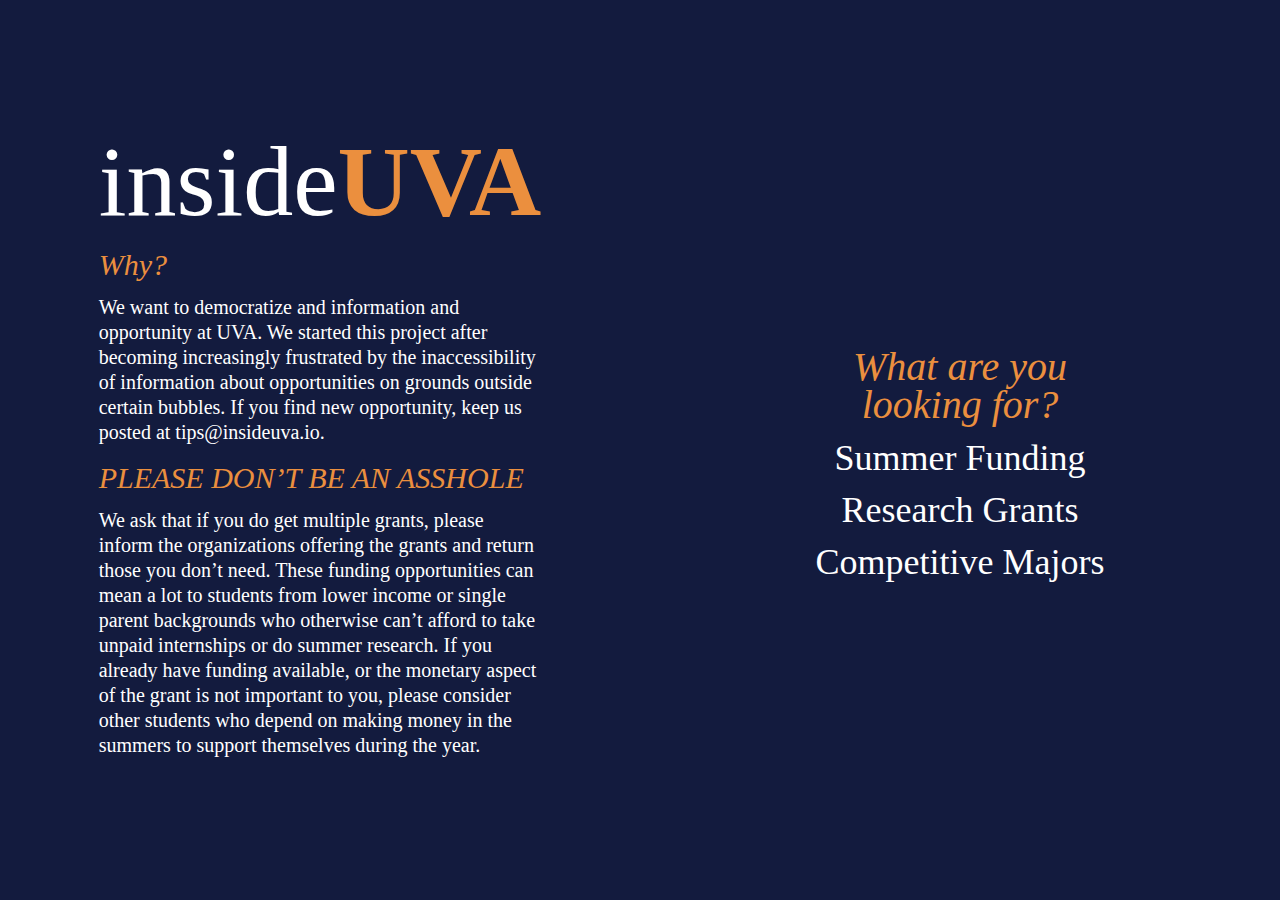
<file: index.html>
<!DOCTYPE html>
<html lang="en">
<head>
  <link rel="stylesheet" type="text/css" media="screen" href="css/main.css">
  <meta charset="UTF-8">
  <meta name="viewport" content="width=device-width, initial-scale=1.0">
  <meta http-equiv="X-UA-Compatible" content="ie=edge">
  <title>insideUVA</title>
</head>

<div class="split left">
  <div class="centered">
      <h1 style="font-size: 100px;">inside<zz style="font-size: 100px; color: #eb8f3e; font-weight: 800;">UVA<zz></h1>
      <h4 style="font-size: 30px; color: #eb8f3e; padding-top: 15px; line-height:35px">Why?</h4>
      <p style="font-size: 20px; line-height: 25px">We want to democratize and information and opportunity at UVA. We started this project after becoming increasingly frustrated by the inaccessibility of information about opportunities on grounds outside certain bubbles. If you find new opportunity, keep us posted at tips@insideuva.io.</p>
      <h4 style="font-size: 30px; color: #eb8f3e; padding-top: 15px; line-height:35px">PLEASE DON’T BE AN ASSHOLE</h4>
      <p style="font-size: 20px; line-height: 25px">We ask that if you do get multiple grants, please inform the organizations offering the grants and return those you don’t need. These funding opportunities can mean a lot to students from lower income or single parent backgrounds who otherwise can’t afford to take unpaid internships or do summer research. If you already have funding available, or the monetary aspect of the grant is not important to you, please consider other students who depend on making money in the summers to support themselves during the year.</p>
  </div>
</div>

<div class="split right">
  <div class="centered" style="text-align: center;">
    <h4 style="font-size: 40px; line-height: 38px; color: #eb8f3e;">What are you looking for?</h4>
    <a href = "summerFunding.html"><p style="font-size: 36px; line-height: 42px; color: white"><e>Summer Funding</e></p></a>
    <a href = "researchGrants.html"><p href = "researchGrants.html" style="font-size: 36px; line-height: 42px; color: white"><e>Research Grants</e></p>
    <a href = "#" ><p style="font-size: 36px; line-height: 42px; color: white"><e>Competitive Majors</e></p>

  </div>
</div>
</file>
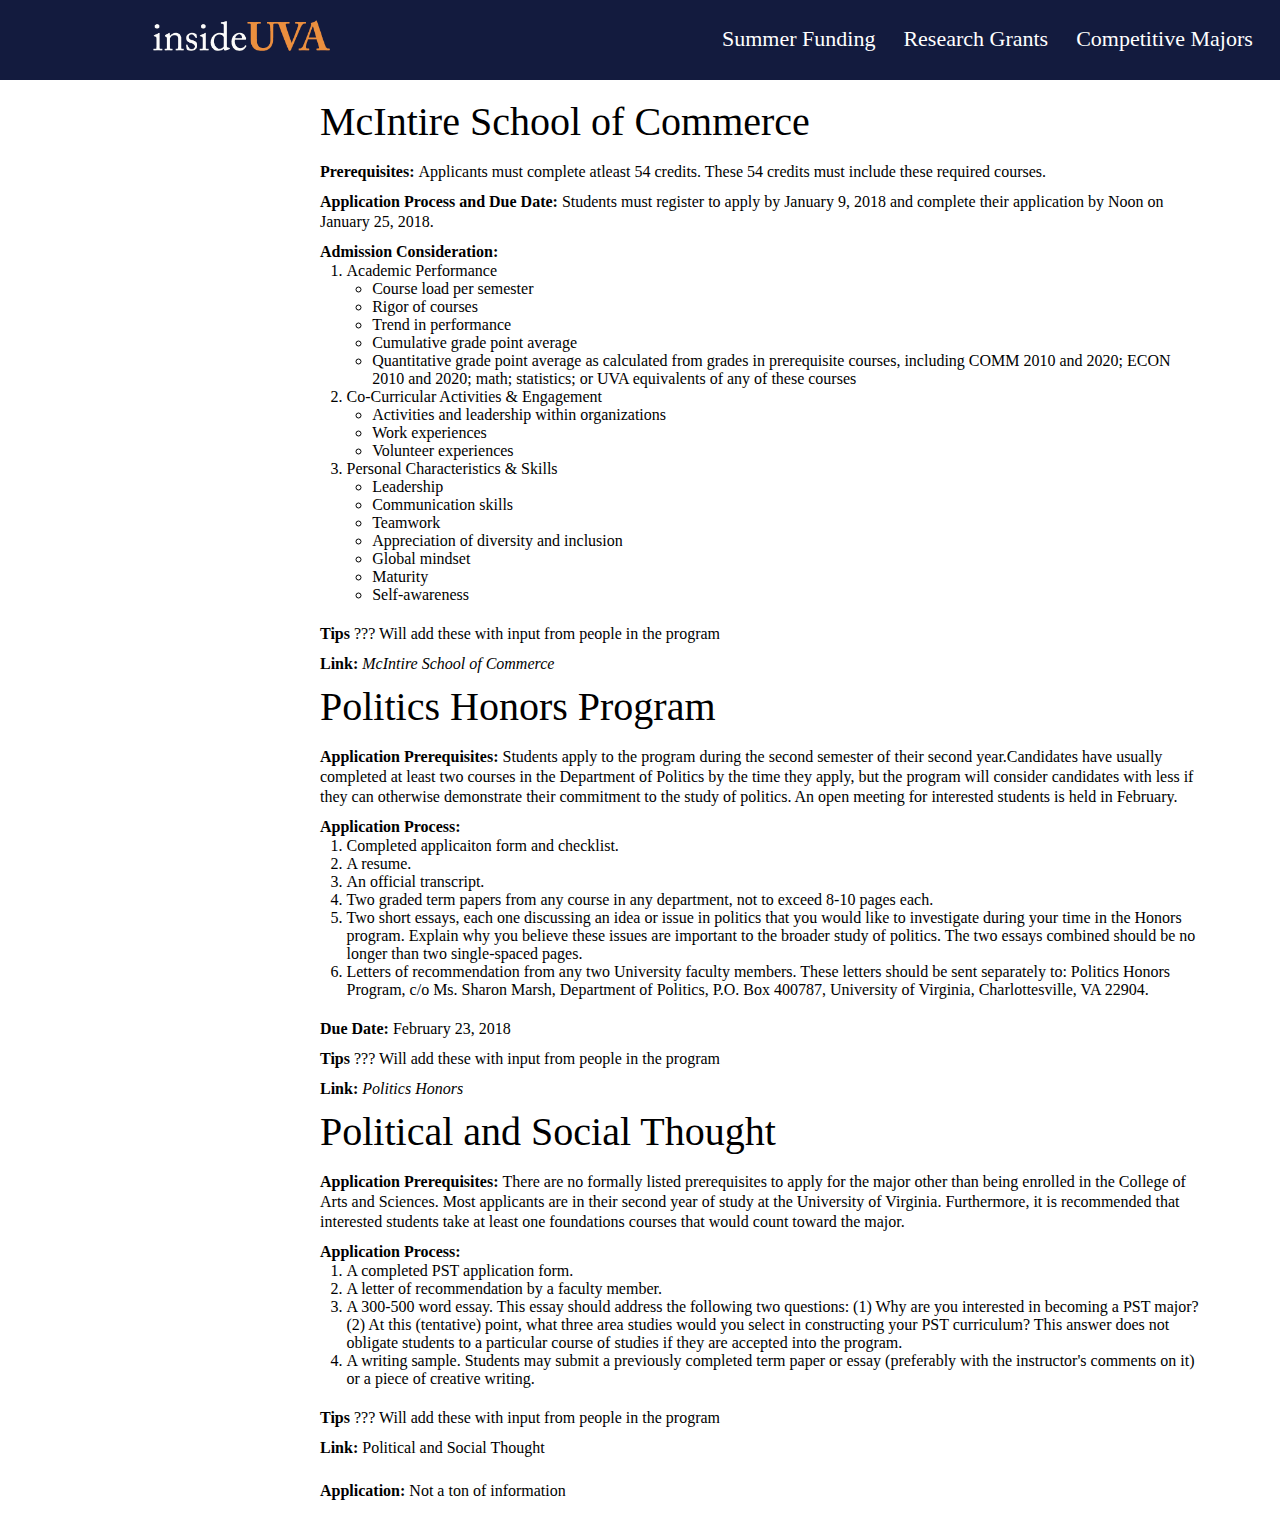
<file: competitiveMajors.html>
<!DOCTYPE html>
<html lang="en">
<head>
  <link rel="stylesheet" type="text/css" media="screen" href="css/main.css">
  <meta charset="UTF-8">
  <meta name="viewport" content="width=device-width, initial-scale=1.0">
  <meta http-equiv="X-UA-Compatible" content="ie=edge">
  <title>Competitive Majors</title>
</head>


<nav class="topnav" style="">
  <a href="index.html" class="pull-left" style = "padding-left: 5%"><img src="logos/inside-small.png" width="60%" height="60%"></a>
  <a href="summerFunding.html" style = "padding-top: 2.2%; padding-left: 20%"><e>  </e></a>
  <a href="summerFunding.html" style = "padding-top: 2%"><e>Summer Funding</e></a>
  <a href="researchGrants" style = "padding-top: 2%"><e>Research Grants</e></a>
  <a href="" style = "padding-top: 2%; align: right"><e>Competitive Majors</e></a>
</nav>

<i>
</i>

<!-- <div class="row">
  <div class="column left2" style="padding-left: 35px">
    <h2>Summer Internship Funding</h2>
    <p><a style="font-style: italic;" href="http://practicalethics.virginia.edu/programs/internship-program"><i>IPE Summer Internship</i></a></p>
    <p><a style="font-style: italic;" href="http://career.virginia.edu/internships/funding/pfig"><i>Parents Fund</a></p>
    <p><a style="font-style: italic;" href="https://alumni.virginia.edu/scholarships/sydney-elizabeth-owens-memorial-award/"><i>Sydney Elizabeth Owens</i></a></p>
    <p><a style="font-style: italic;" href="https://career.virginia.edu/sites/career.virginia.edu/files/GilbertSullivanApplication2018.pdf"><i>Gilbert J. Sullivan</i></a></p>
  </div>
<div> -->

  <div class="column right2">
  </div>
    <body class ="sf">
      <div id ="sfDIV">
        <h1>McIntire School of Commerce</h1>
        <p><strong>Prerequisites: </strong>Applicants must complete atleast 54 credits. These 54 credits must include these <a href="https://www.commerce.virginia.edu/undergrad/prerequisites">required courses</a>.</p>
        <p><strong>Application Process and Due Date: </strong>Students must register to apply by January 9, 2018 and complete their application by Noon on January 25, 2018.</p>
        <p><strong>Admission Consideration: </strong>
          <ol style = "padding-left: 3%">
            <li>Academic Performance</li>
            <ul style = "padding-left: 3%">
              <li>Course load per semester</li>
              <li>Rigor of courses</li>
              <li>Trend in performance</li>
              <li>Cumulative grade point average</li>
              <li>Quantitative grade point average as calculated from grades in prerequisite courses, including COMM  2010 and 2020; ECON 2010 and 2020; math; statistics; or UVA equivalents of any of these courses</li>
            </ul>
            <li>Co-Curricular Activities & Engagement</li>
            <ul style = "padding-left: 3%">
              <li>Activities and leadership within organizations</li>
              <li>Work experiences</li>
              <li>Volunteer experiences</li>
            </ul>
            <li>Personal Characteristics & Skills</li>
            <ul style = "padding-left: 3%">
              <li>Leadership</li>
              <li>Communication skills</li>
              <li>Teamwork</li>
              <li>Appreciation of diversity and inclusion</li>
              <li>Global mindset</li>
              <li>Maturity</li>
              <li>Self-awareness</li>
            </ul>
          </ol>
        </p>
        <p><strong>Tips</strong> ??? Will add these with input from people in the program</p>
        <p><strong>Link: </strong> <a style="font-style: italic;" href="https://www.commerce.virginia.edu/undergrad/application-process-uva">McIntire School of Commerce</a></p>
      </div>
      <div id ="sfDIV">
        <h1>Politics Honors Program</h1>
        <p><strong>Application Prerequisites: </strong>Students apply to the program during the second semester of their second year.Candidates have usually completed at least two courses in the Department of Politics by the time they apply, but the program will consider candidates with less if they can otherwise demonstrate their commitment to the study of politics. An open meeting for interested students is held in February. </p>
        <p><strong>Application Process: </strong>
          <ol style = "padding-left: 3%">
            <li>Completed applicaiton form and checklist.</li>
            <li>A resume.</li>
            <li>An official transcript.</li>
            <li>Two graded term papers from any course in any department, not to exceed 8-10 pages each.</li>
            <li>Two short essays, each one discussing an idea or issue in politics that you would like to investigate during your time in the Honors program. Explain why you believe these issues are important to the broader study of politics. The two essays combined should be no longer than two single-spaced pages.</li>
            <li>Letters of recommendation from any two University faculty members. These letters should be sent separately to: Politics Honors Program, c/o Ms. Sharon Marsh, Department of Politics, P.O. Box 400787, University of Virginia, Charlottesville, VA 22904.</li>
          </ol>
        </p>
        <p><strong>Due Date: </strong>February 23, 2018</p>
        <p><strong>Tips</strong> ??? Will add these with input from people in the program</p>
        <p><strong>Link: </strong> <a style="font-style: italic;" href="http://politics.virginia.edu/honors-program/">Politics Honors</a></p>
      </div>

      <div id ="sfDIV">
        <h1>Political and Social Thought</h1>

        <p><strong>Application Prerequisites: </strong>There are no formally listed prerequisites to apply for the major other than being enrolled in the College of Arts and Sciences. Most applicants are in their second year of study at the University of Virginia. Furthermore, it is recommended that interested students take at least one <a href="http://pages.shanti.virginia.edu/pst/the-major/requirements/"> foundations courses</a> that would count toward the major.</p>
        <p><strong>Application Process: </strong>
          <ol style = "padding-left: 3%">
            <li>A completed PST application form.</li>
            <li>A letter of recommendation by a faculty member.</li>
            <li>A 300-500 word essay. This essay should address the following two questions: (1) Why are you interested in becoming a PST major? (2) At this (tentative) point, what three area studies would you select in constructing your PST curriculum? This answer does not obligate students to a particular course of studies if they are accepted into the program.</li>
            <li>A writing sample. Students may submit a previously completed term paper or essay (preferably with the instructor's comments on it) or a piece of creative writing.</li>
          </ol>
        </p>
        <p><strong>Tips</strong> ??? Will add these with input from people in the program</p>
        <p><strong>Link: </strong> <a href="https://pages.shanti.virginia.edu/pst/the-major/apply/">Political and Social Thought</a></p>
      </div>
      <div id ="sfDIV">
        <p><strong>Application: </strong>Not a ton of information</p>
        <!-- <h1>Political Philosophy, Policy & Law</h1>
        <p><strong>Amount: </strong>$6,000</p>
        <p><strong>Number of Grants Available: </strong>1</p>
        <p><strong>Application Due: </strong>February 2018</p>
        <p><strong>Who It’s For: </strong>A returning undergraduate student of the University who cannot take a summer internship otherwise unattainable because of financial constraints</p>
        <p><strong>What’s Required: </strong>proposal, letter of faculty support</p>

        <p><strong>Link: </strong> <a style="font-style: italic;" href="https://alumni.virginia.edu/scholarships/sydney-elizabeth-owens-memorial-award/">Sydney Elizabeth Owens</a></p> -->
      </div>
    </body>
  </div>
</div>
</html>
</file>
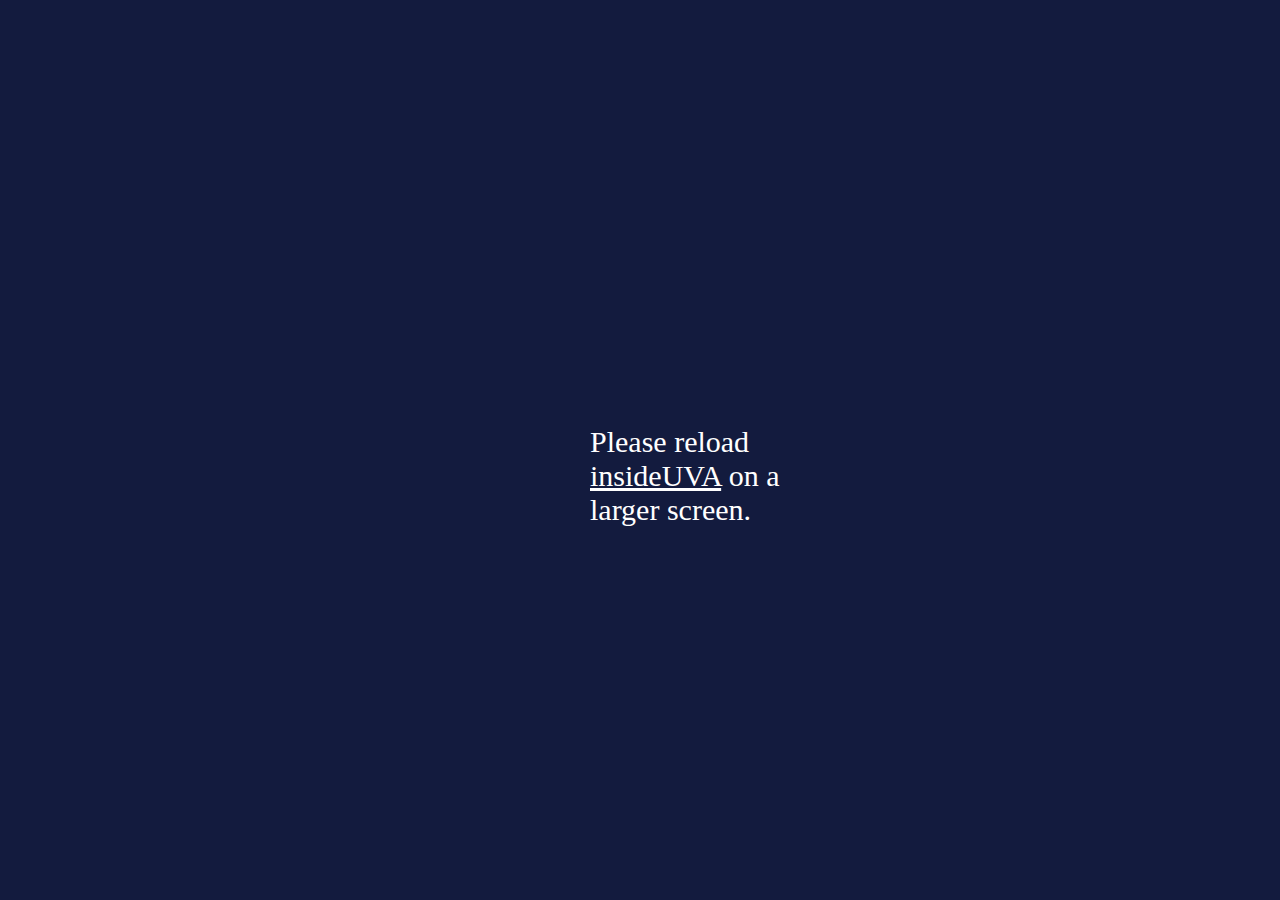
<file: redirect.html>
<!DOCTYPE html>
<html lang="en">
<head>
  <meta charset="UTF-8">
  <meta name="viewport" content="width=device-width, initial-scale=1.0">
  <meta http-equiv="X-UA-Compatible" content="ie=edge">
  <title>insideUVA</title>
  <!-- <link rel="stylesheet" type="text/css" href="./css/main.css"> -->
  <style>
    .fullscreenDiv {
      background-color: #131b3e;
      color: white;
      width: 100%;
      height: auto;
      bottom: 0px;
      top: 0px;
      left: 0;
      position: absolute;
    }
    .center {
      font-size: 30px;
      position: absolute;
      /* border: 1px solid blue; */
      width: 200px;
      height: auto;
      top: 50%;
      left: 50%;
      margin-top: -25px;
      margin-left: -50px;
    }
  </style>
</head>
<body>
  <div class='fullscreenDiv'>
    <div class="center">Please reload <a style="color: white;" href="insideuva.github.io">insideUVA</a> on a larger screen.</div>
</div>
</body>
</html>
</file>
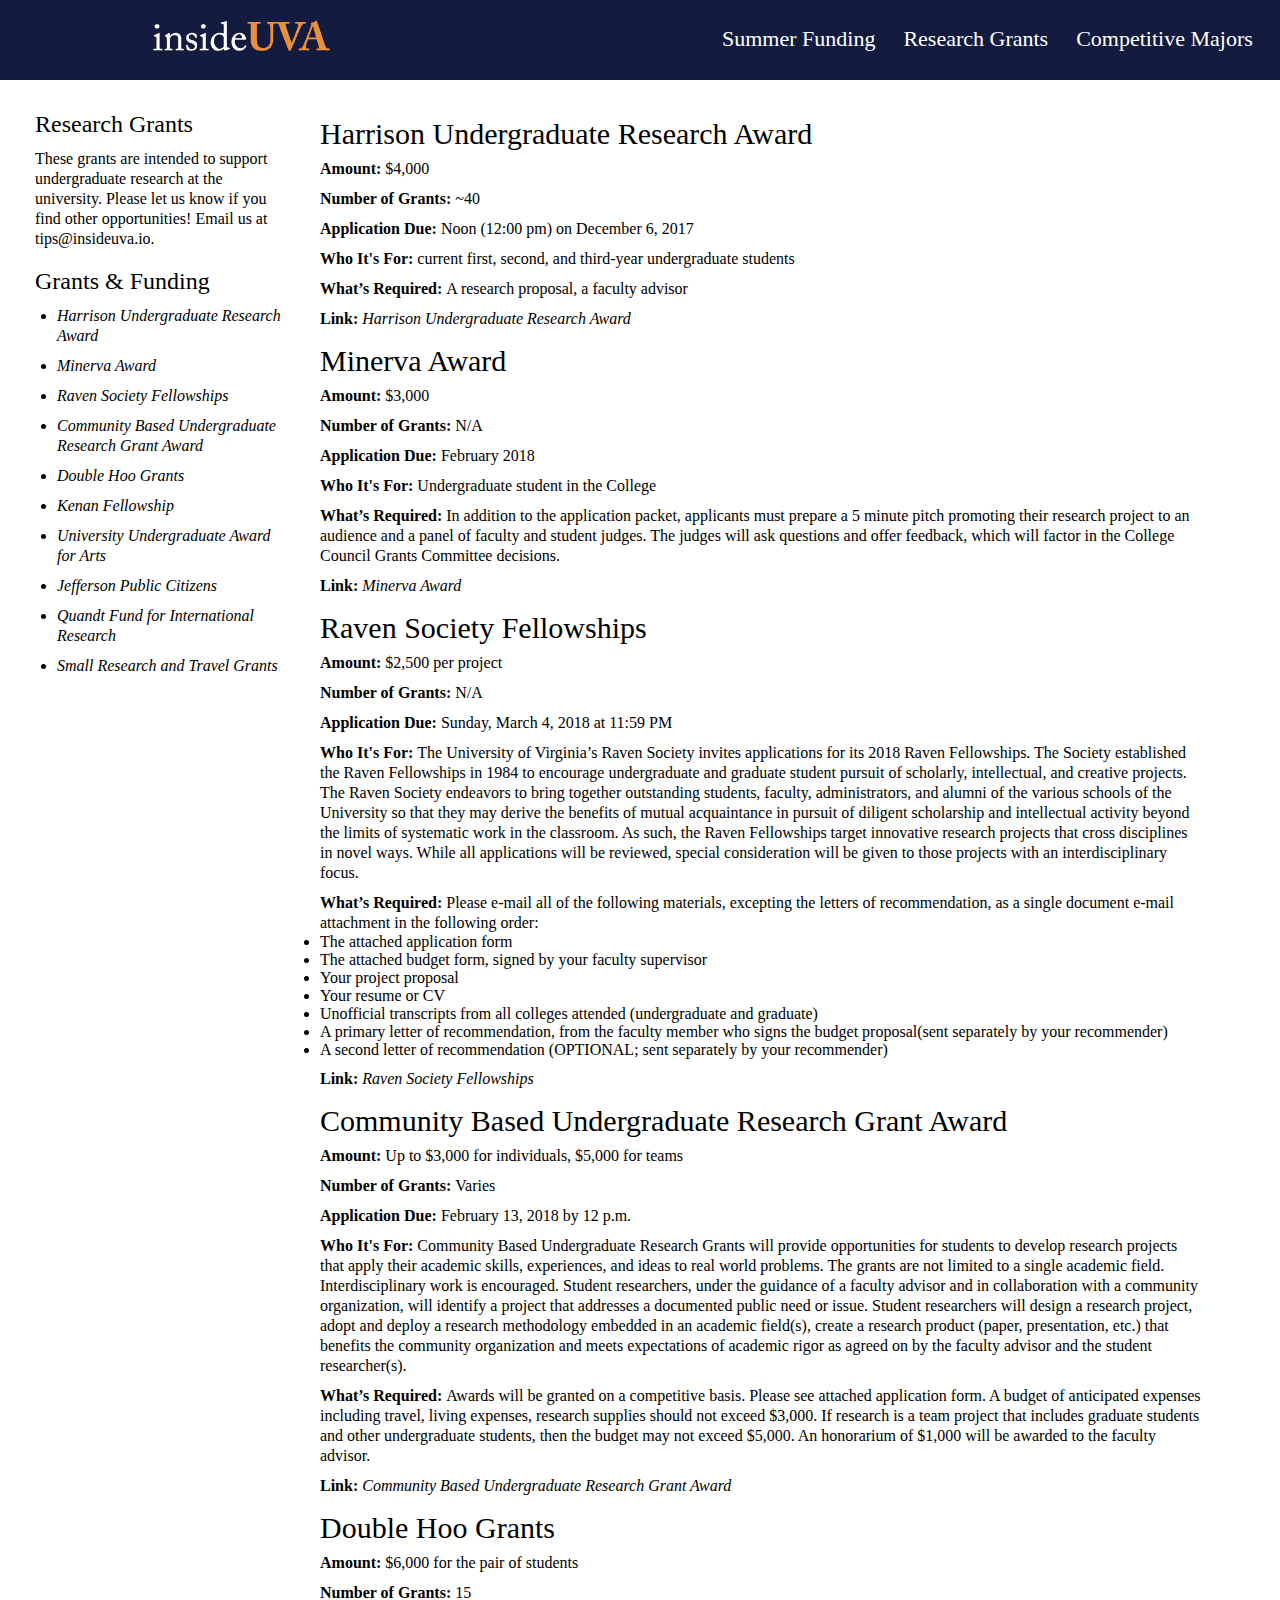
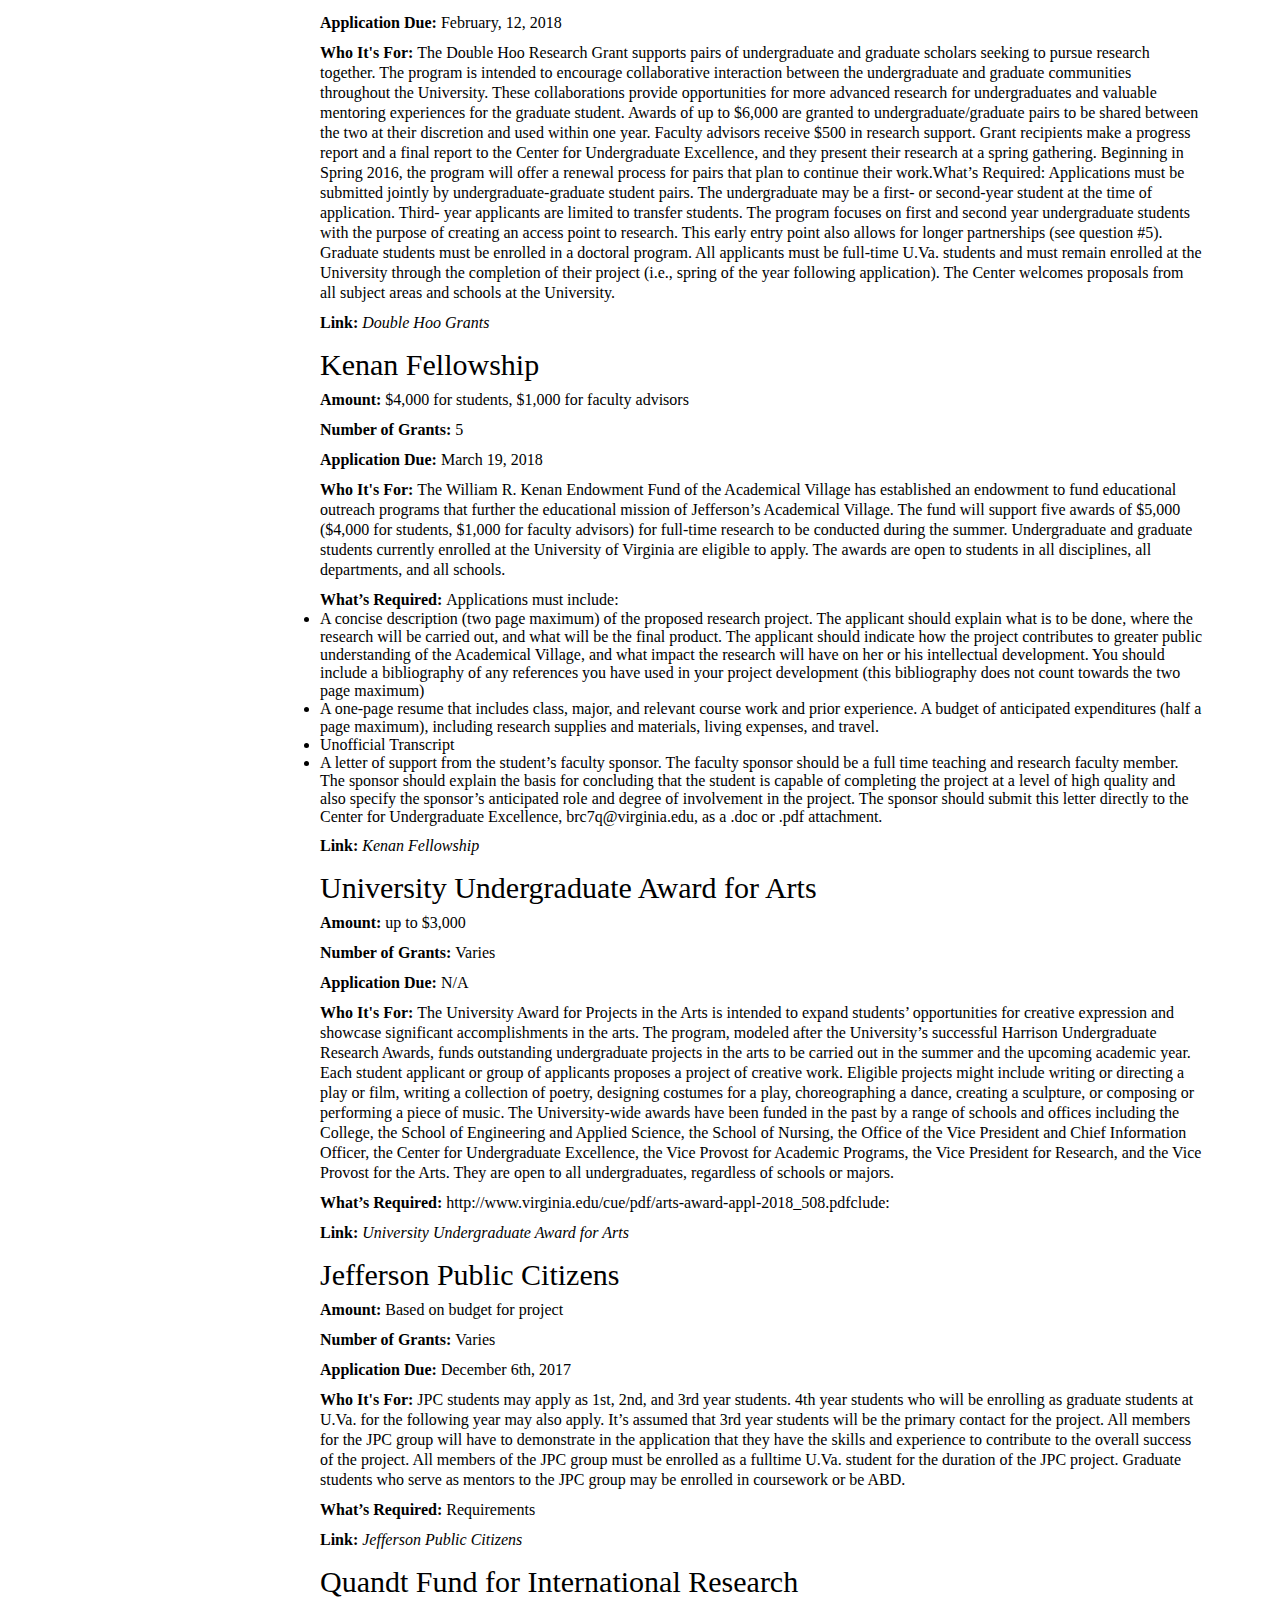
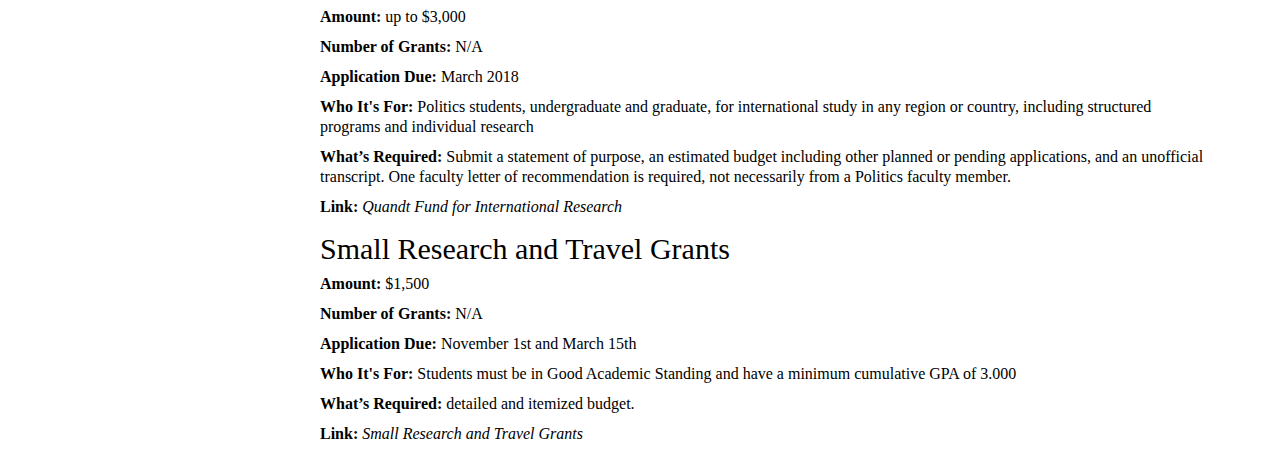
<file: researchGrants.html>
<!DOCTYPE html>
<html lang="en">
<head>
  <link rel="stylesheet" type="text/css" media="screen" href="css/main.css">
  <meta charset="UTF-8">
  <meta name="viewport" content="width=device-width, initial-scale=1.0">
  <meta http-equiv="X-UA-Compatible" content="ie=edge">
  <title>Research Grants</title>
</head>

<nav class="topnav" style="">
  <a href="index.html" class="pull-left" style = "padding-left: 5%"><img src="logos/inside-small.png" width="60%" height="60%"></a>
  <a href="#" style = "padding-top: 2.2%; padding-left: 20%"><e>  </e></a>
  <a href="summerFunding.html" style = "padding-top: 2%"><e>Summer Funding</e></a>
  <a href="researchGrants.html" style = "padding-top: 2%"><e>Research Grants</e></a>
  <a href="competitiveMajors.html" style = "padding-top: 2%; align: right"><e>Competitive Majors</e></a>
</nav>

<div class="row">
  <div class="column left2" style="padding-left: 35px">
    <h3>Research Grants</h3>
      <p> These grants are intended to support undergraduate research at the university. Please let us know if you find other opportunities! Email us at tips@insideuva.io.</p>
    <h3 style="padding-top: 20px;">Grants & Funding</h3>
    <div><ul style="padding-left:22px;">
      <li><p><a style="font-style: italic;" href="http://www.virginia.edu/cue/harrison.html"><i>Harrison Undergraduate Research Award</i></a></p></li>
      <li><p><a style="font-style: italic;" href="http://new.collegecounciluva.com/funding/student-research-grants/"><i>Minerva Award</i></a></p></li>
      <li><p><a style="font-style: italic;" href="https://aig.alumni.virginia.edu/raven/raven-resources/raven-fellowships/"><i>Raven Society Fellowships</i></a></p></li>
      <li><p><a style="font-style: italic;" href="http://www.virginia.edu/cue/cburg.html"><i>Community Based Undergraduate Research Grant Award</i></a></p></li>
      <li><p><a style="font-style: italic;" href="http://undergraduateresearch.virginia.edu/our-opportunities/grants/double-hoo-award"><i>Double Hoo Grants</i></a></p></li>
      <li><p><a style="font-style: italic;" href="http://www.virginia.edu/cue/kenanscholarship.html"><i>Kenan Fellowship</i></a></p></li>
      <li><p><a style="font-style: italic;" href="http://www.virginia.edu/cue/artsaward.html"><i>University Undergraduate Award for Arts</i></a></p></li>
      <li><p><a style="font-style: italic;" href="http://www.virginia.edu/jpc/about.html"><i>Jefferson Public Citizens</i></a></p></li>
      <li><p><a style="font-style: italic;" href="http://college.as.virginia.edu/research_travel_grants"><i>Quandt Fund for International Research</i></a></p></li>
      <li><p><a style="font-style: italic;" href="http://college.as.virginia.edu/research_travel_grants"><i>Small Research and Travel Grants</i></a></p></li>







    </ul></div>
  </div>
<div>

    <div class="column right2">
    </div>

    <body>
      <body class ="sf">

        <div id ="sfDIV">
      <div class="researchGrant">
        <h2><strong>  </strong>Harrison Undergraduate Research Award</h2>
        <p><strong>Amount: </strong>$4,000</p>
        <p><strong>Number of Grants: </strong>~40</p>
        <p><strong>Application Due: </strong>Noon (12:00 pm) on December 6, 2017</p>
        <p><strong>Who It's For: </strong>current first, second, and third-year undergraduate students</p>
        <p><strong>What’s Required: </strong>A research proposal, a faculty advisor</p>
        <p><strong>Link: </strong><a style="font-style: italic;" href="http://www.virginia.edu/cue/harrison.html"><i>Harrison Undergraduate Research Award</i></a></p>
      </div>
      <div class="researchGrant">
        <h2><strong>  </strong>Minerva Award</h2>
        <p><strong>Amount: </strong>$3,000</p>
        <p><strong>Number of Grants: </strong>N/A</p>
        <p><strong>Application Due: </strong>February 2018</p>
        <p><strong>Who It's For: </strong> Undergraduate student in the College</p>
        <p><strong>What’s Required: </strong>In addition to the application packet, applicants must prepare a 5 minute pitch promoting their research project to an audience and a panel of faculty and student judges. The judges will ask questions and offer feedback, which will factor in the College Council Grants Committee decisions.</p>
        <p><strong>Link: </strong><a style="font-style: italic;" href="http://new.collegecounciluva.com/funding/student-research-grants/"><i>Minerva Award</i></a></p>
      </div>
      <div class="researchGrant">
        <h2><strong>  </strong>Raven Society Fellowships</h2>
        <p><strong>Amount: </strong>$2,500 per project</p>
        <p><strong>Number of Grants: </strong>N/A</p>
        <p><strong>Application Due: </strong>Sunday, March 4, 2018 at 11:59 PM</p>
        <p><strong>Who It's For: </strong>The University of Virginia’s Raven Society invites applications for its 2018 Raven Fellowships. The Society established the Raven Fellowships in 1984 to encourage undergraduate and graduate student pursuit of scholarly, intellectual, and creative projects. The Raven Society endeavors to bring together outstanding students, faculty, administrators, and alumni of the various schools of the University so that they may derive the benefits of mutual acquaintance in pursuit of diligent scholarship and intellectual activity beyond the limits of systematic work in the classroom. As such, the Raven Fellowships target innovative research projects that cross disciplines in novel ways. While all applications will be reviewed, special consideration will be given to those projects with an interdisciplinary focus.</p>
        <p><strong>What’s Required: </strong>  Please e-mail all of the following materials, excepting the letters of recommendation, as a single document e-mail attachment in the following order:</p>
        <ul>
          <li>The attached application form</li>
          <li>The attached budget form, signed by your faculty supervisor</li>
          <li>Your project proposal</li>
          <li>Your resume or CV</li>
          <li>Unofficial transcripts from all colleges attended (undergraduate and graduate)</li>
          <li>A primary letter of recommendation, from the faculty member who signs the budget proposal(sent separately by your recommender)</li>
          <li>A second letter of recommendation (OPTIONAL; sent separately by your recommender)</li>
        </ol>
        <p><strong>Link: </strong><a style="font-style: italic;" href="https://aig.alumni.virginia.edu/raven/raven-resources/raven-fellowships/"><i>Raven Society Fellowships</i></a></p>
      </div>
      <div class="researchGrant">
        <h2><strong>  </strong>Community Based Undergraduate Research Grant Award</h2>
        <p><strong>Amount: </strong>Up to $3,000 for individuals, $5,000 for teams</p>
        <p><strong>Number of Grants: </strong>Varies</p>
        <p><strong>Application Due: </strong>February 13, 2018 by 12 p.m.</p>
        <p><strong>Who It's For: </strong>Community Based Undergraduate Research Grants will provide opportunities for students to develop research projects that apply their academic skills, experiences, and ideas to real world problems. The grants are not limited to a single academic field. Interdisciplinary work is encouraged. Student researchers, under the guidance of a faculty advisor and in collaboration with a community organization, will identify a project that addresses a documented public need or issue. Student researchers will design a research project, adopt and deploy a research methodology embedded in an academic field(s), create a research product (paper, presentation, etc.) that benefits the community organization and meets expectations of academic rigor as agreed on by the faculty advisor and the student researcher(s).</p>
        <p><strong>What’s Required: </strong> Awards will be granted on a competitive basis. Please see attached application form. A budget of anticipated expenses including travel, living expenses, research supplies should not exceed $3,000. If research is a team project that includes graduate students and other undergraduate students, then the budget may not exceed $5,000. An honorarium of $1,000 will be awarded to the faculty advisor.</p>
        <p><strong>Link: </strong><a style="font-style: italic;" href="http://www.virginia.edu/cue/cburg.html"><i>Community Based Undergraduate Research Grant Award</i></a></p>
      </div>
      <div class="researchGrant">
        <h2><strong>  </strong>Double Hoo Grants</h2>
        <p><strong>Amount: </strong>$6,000 for the pair of students</p>
        <p><strong>Number of Grants: </strong>15</p>
        <p><strong>Application Due: </strong>February, 12, 2018</p>
        <p><strong>Who It's For: </strong>The Double Hoo Research Grant supports pairs of undergraduate and graduate scholars seeking to pursue research together. The program is intended to encourage collaborative interaction between the undergraduate and graduate communities throughout the University.  These collaborations provide opportunities for more advanced research for undergraduates and valuable mentoring experiences for the graduate student. Awards of up to $6,000 are granted to undergraduate/graduate pairs to be shared between the two at their discretion and used within one year. Faculty advisors receive $500 in research support. Grant recipients make a progress report and a final report to the Center for Undergraduate Excellence, and they present their research at a spring gathering. Beginning in Spring 2016, the program will offer a renewal process for pairs that plan to continue their work.What’s Required: Applications must be submitted jointly by undergraduate-graduate student pairs.  The undergraduate may be a first- or second-year student at the time of application. Third- year applicants are limited to transfer students. The program focuses on first and second year undergraduate students with the purpose of creating an access point to research. This early entry point also allows for longer partnerships (see question #5). Graduate students must be enrolled in a doctoral program. All applicants must be full-time U.Va. students and must remain enrolled at the University through the completion of their project (i.e., spring of the year following application).  The Center welcomes proposals from all subject areas and schools at the University.</p>
        <p><strong>Link: </strong><a style="font-style: italic;" href="http://undergraduateresearch.virginia.edu/our-opportunities/grants/double-hoo-award"><i>Double Hoo Grants</i></a></p>
      </div>
      <div class="researchGrant">
        <h2><strong>  </strong>Kenan Fellowship</h2>
        <p><strong>Amount: </strong>$4,000 for students, $1,000 for faculty advisors</p>
        <p><strong>Number of Grants: </strong>5</p>
        <p><strong>Application Due: </strong>March 19, 2018</p>
        <p><strong>Who It's For: </strong>The William R. Kenan Endowment Fund of the Academical Village has established an endowment to fund educational outreach programs that further the educational mission of Jefferson’s Academical Village. The fund will support five awards of $5,000 ($4,000 for students, $1,000 for faculty advisors) for full-time research to be conducted during the summer. Undergraduate and graduate students currently enrolled at the University of Virginia are eligible to apply. The awards are open to students in all disciplines, all departments, and all schools.</p>
        <p><strong>What’s Required: </strong> Applications must include:</p>
            <ul>
                <li>A concise description (two page maximum) of the proposed research project. The applicant should explain what is to be done, where the research will be carried out, and what will be the final product. The applicant should indicate how the project contributes to greater public understanding of the Academical Village, and what impact the research will have on her or his intellectual development. You should include a bibliography of any references you have used in your project development (this bibliography does not count towards the two page maximum)</li>
                <li>A one-page resume that includes class, major, and relevant course work and prior experience. A budget of anticipated expenditures (half a page maximum), including research supplies and materials, living expenses, and travel.</li>
                <li>Unofficial Transcript</li>
                <li>A letter of support from the student’s faculty sponsor. The faculty sponsor should be a full time teaching and research faculty member. The sponsor should explain the basis for concluding that the student is capable of completing the project at a level of high quality and also specify the sponsor’s anticipated role and degree of involvement in the project. The sponsor should submit this letter directly to the Center for Undergraduate Excellence, brc7q@virginia.edu, as a .doc or .pdf attachment.</li>
            </ul>
        <p><strong>Link: </strong><a style="font-style: italic;" href="http://www.virginia.edu/cue/kenanscholarship.html">Kenan Fellowship</a></p>
      </div>
      <div class="researchGrant">
        <h2><strong>  </strong>University Undergraduate Award for Arts</h2>
        <p><strong>Amount: </strong>up to $3,000</p>
        <p><strong>Number of Grants: </strong>Varies</p>
        <p><strong>Application Due: </strong>N/A</p>
        <p><strong>Who It's For: </strong>The University Award for Projects in the Arts is intended to expand students’ opportunities for creative expression and showcase significant accomplishments in the arts. The program, modeled after the University’s successful Harrison Undergraduate Research Awards, funds outstanding undergraduate projects in the arts to be carried out in the summer and the upcoming academic year. Each student applicant or group of applicants proposes a project of creative work. Eligible projects might include writing or directing a play or film, writing a collection of poetry, designing costumes for a play, choreographing a dance, creating a sculpture, or composing or performing a piece of music. The University-wide awards have been funded in the past by a range of schools and offices including the College, the School of Engineering and Applied Science, the School of Nursing, the Office of the Vice President and Chief Information Officer, the Center for Undergraduate Excellence, the Vice Provost for Academic Programs, the Vice President for Research, and the Vice Provost for the Arts. They are open to all undergraduates, regardless of schools or majors.</p>
        <p><strong>What’s Required: </strong>http://www.virginia.edu/cue/pdf/arts-award-appl-2018_508.pdfclude:</p>
        <p><strong>Link: </strong><a style="font-style: italic;" href="http://www.virginia.edu/cue/artsaward.html">University Undergraduate Award for Arts</a></p>
      </div>
      <div class="researchGrant">
        <h2><strong>  </strong>Jefferson Public Citizens</h2>
        <p><strong>Amount: </strong>Based on budget for project</p>
        <p><strong>Number of Grants: </strong>Varies</p>
        <p><strong>Application Due: </strong>December 6th, 2017</p>
        <p><strong>Who It's For: </strong>JPC students may apply as 1st, 2nd, and 3rd year students. 4th year students who will be enrolling as graduate students at U.Va. for the following year may also apply. It’s assumed that 3rd year students will be the primary contact for the project. All members for the JPC group will have to demonstrate in the application that they have the skills and experience to contribute to the overall success of the project. All members of the JPC group must be enrolled as a fulltime U.Va. student for the duration of the JPC project. Graduate students who serve as mentors to the JPC group may be enrolled in coursework or be ABD.</p>
        <p><strong>What’s Required: </strong> <a href="http://www.virginia.edu/jpc/prospective.html">Requirements</a></p>
        <p><strong>Link: </strong><a style="font-style: italic;" href="http://www.virginia.edu/jpc/about.html">Jefferson Public Citizens</a></p>
      </div>
      <div class="researchGrant">
        <h2><strong>  </strong>Quandt Fund for International Research</h2>
        <p><strong>Amount: </strong>up to $3,000</p>
        <p><strong>Number of Grants: </strong>N/A</p>
        <p><strong>Application Due: </strong>March 2018</p>
        <p><strong>Who It's For: </strong>Politics students, undergraduate and graduate, for international study in any region or country, including structured programs and individual research</p>
        <p><strong>What’s Required: </strong>Submit a statement of purpose, an estimated budget including other planned or pending applications, and an unofficial transcript. One faculty letter of recommendation is required, not necessarily from a Politics faculty member.</p>
        <p><strong>Link: </strong><a style="font-style: italic;" href="http://college.as.virginia.edu/research_travel_grants">Quandt Fund for International Research</a></p>
      </div>
      <div class="researchGrant">
        <h2><strong>  </strong>Small Research and Travel Grants</h2>
        <p><strong>Amount: </strong>$1,500</p>
        <p><strong>Number of Grants: </strong>N/A</p>
        <p><strong>Application Due: </strong>November 1st and March 15th</p>
        <p><strong>Who It's For: </strong>Students must be in Good Academic Standing and have a minimum cumulative GPA of 3.000</p>
        <p><strong>What’s Required: </strong>detailed and itemized budget.</p>
        <p><strong>Link: </strong><a style="font-style: italic;" href="http://college.as.virginia.edu/research_travel_grants">Small Research and Travel Grants</a></p>
      </div>
    </body>
    </div>
  </div>

</html>
</file>
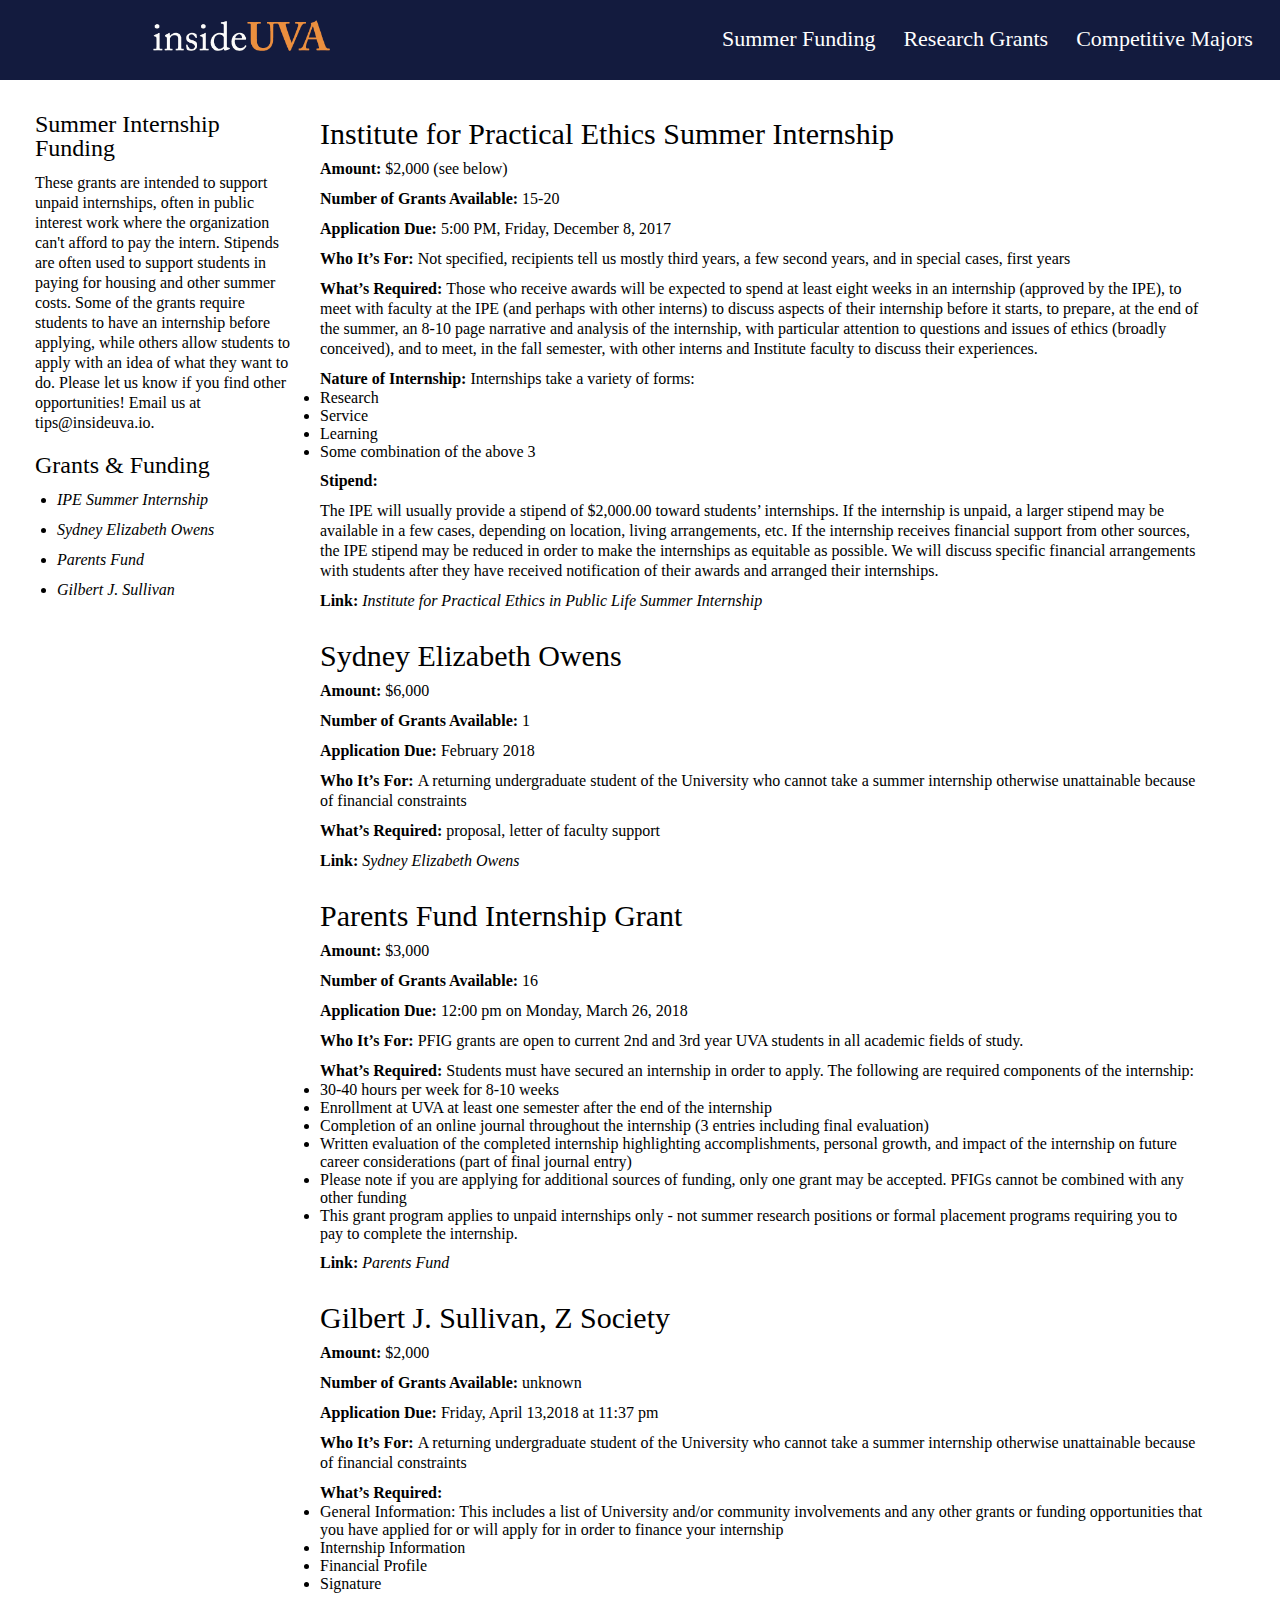
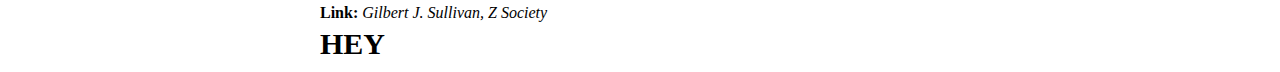
<file: summerFunding.html>
<!DOCTYPE html>
<html lang="en">
<head>
  <link rel="stylesheet" type="text/css" media="screen" href="css/main.css">
  <meta charset="UTF-8">
  <meta name="viewport" content="width=device-width, initial-scale=1.0">
  <meta http-equiv="X-UA-Compatible" content="ie=edge">
  <title>Summer Funding</title>
</head>


<nav class="topnav" style="">
  <a href="index.html" class="pull-left" style = "padding-left: 5%"><img src="logos/inside-small.png" width="60%" height="60%"></a>
  <a href="#" style = "padding-top: 2.2%; padding-left: 20%"><e>  </e></a>
  <a href="summerFunding.html" style = "padding-top: 2%"><e>Summer Funding</e></a>
  <a href="researchGrants.html" style = "padding-top: 2%"><e>Research Grants</e></a>
  <a href="competitiveMajors.html" style = "padding-top: 2%; align: right"><e>Competitive Majors</e></a>
</nav>



<div class="row">
  <div class="column left2" style="padding-left: 35px">
    <h3>Summer Internship Funding</h3>
      <p> These grants are intended to support unpaid internships, often in public interest work where the organization can't afford to pay the intern. Stipends are often used to support students in paying for housing and other summer costs. Some of the grants require students to have an internship before applying, while others allow students to apply with an idea of what they want to do. Please let us know if you find other opportunities! Email us at tips@insideuva.io.</p>
    <h3 style="padding-top: 20px;">Grants & Funding</h3>
    <div><ul style="padding-left:22px;">
      <li><p><a style="font-style: italic;" href="http://practicalethics.virginia.edu/programs/internship-program"><i>IPE Summer Internship</i></a></p></li>
      <li><p><a style="font-style: italic;" href="https://alumni.virginia.edu/scholarships/sydney-elizabeth-owens-memorial-award/"><i>Sydney Elizabeth Owens</i></a></p></li>
      <li><p><a style="font-style: italic;" href="http://career.virginia.edu/internships/funding/pfig"><i>Parents Fund</i></a></p></li>
      <li><p><a style="font-style: italic;" href="https://career.virginia.edu/sites/career.virginia.edu/files/GilbertSullivanApplication2018.pdf"><i>Gilbert J. Sullivan</i></a></p></li>
    </ul></div>
  </div>
<div>

  <div class="column right2">
  </div>
    <body class ="sf">

      <div id ="sfDIV">
        <h2>Institute for Practical Ethics Summer Internship</h2>
        <p><strong>Amount: </strong>$2,000 (see below)</p>
        <p><strong>Number of Grants Available: </strong>15-20</p>
        <p><strong>Application Due: </strong>5:00 PM, Friday, December 8, 2017</p>
        <p><strong>Who It’s For: </strong>Not specified, recipients tell us mostly third years, a few second years, and in special cases, first years</p>
        <p><strong>What’s Required: </strong>Those who receive awards will be expected to spend at least eight weeks in an internship (approved by the IPE), to meet with faculty at the IPE (and perhaps with other interns) to discuss aspects of their internship before it starts, to prepare, at the end of the summer, an 8-10 page narrative and analysis of the internship, with particular attention to questions and issues of ethics (broadly conceived), and to meet, in the fall semester, with other interns and Institute faculty to discuss their experiences.</p>
        <p><strong>Nature of Internship: </strong> Internships take a variety of forms:</p>
          <li>Research</li>
          <li>Service</li>
          <li>Learning</li>
          <li>Some combination of the above 3</li>
        <p><strong>Stipend: </strong></p>
        <p>The IPE will usually provide a stipend of $2,000.00 toward students’ internships. If the internship is unpaid, a larger stipend may be available in a few cases, depending on location, living arrangements, etc. If the internship receives financial support from other sources, the IPE stipend may be reduced in order to make the internships as equitable as possible. We will discuss specific financial arrangements with students after they have received notification of their awards and arranged their internships.</p>
        <p><strong>Link: </strong> <a style="font-style: italic;" href="http://practicalethics.virginia.edu/programs/internship-program"><i>Institute for Practical Ethics in Public Life Summer Internship</i></a></p>

      </div>
      <div id ="sfDIV">
        <h2>Sydney Elizabeth Owens</h2>

        <p><strong>Amount: </strong>$6,000</p>
        <p><strong>Number of Grants Available: </strong>1</p>
        <p><strong>Application Due: </strong>February 2018</p>
        <p><strong>Who It’s For: </strong>A returning undergraduate student of the University who cannot take a summer internship otherwise unattainable because of financial constraints</p>
        <p><strong>What’s Required: </strong>proposal, letter of faculty support</p>

        <p><strong>Link: </strong> <a style="font-style: italic;" href="https://alumni.virginia.edu/scholarships/sydney-elizabeth-owens-memorial-award/"><i>Sydney Elizabeth Owens</i></a></p>
      </div>
      <div id ="sfDIV">
        <h2>Parents Fund Internship Grant</h2>
        <p><strong>Amount: </strong>$3,000</p>
        <p><strong>Number of Grants Available: </strong>16</p>
        <p><strong>Application Due: </strong>12:00 pm on Monday, March 26, 2018</p>
        <p><strong>Who It’s For: </strong>PFIG grants are open to current 2nd and 3rd year UVA students in all academic fields of study.</p>
        <p><strong>What’s Required: </strong>Students must have secured an internship in order to apply.  The following are required components of the internship: </p>
        <li>30-40 hours per week for 8-10 weeks</li>
        <li>Enrollment at UVA at least one semester after the end of the internship</li>
        <li>Completion of an online journal throughout the internship (3 entries including final evaluation)</li>
        <li>Written evaluation of the completed internship highlighting accomplishments, personal growth, and impact of the internship on future career considerations (part of final journal entry)</li>
        <li>Please note if you are applying for additional sources of funding, only one grant may be accepted. PFIGs cannot be combined with any other funding</li>
        <li>This grant program applies to unpaid internships only - not summer research positions or formal placement programs requiring you to pay to complete the internship.</li>
        <p><strong>Link: </strong> <a style="font-style: italic;" href="http://career.virginia.edu/internships/funding/pfig"><i>Parents Fund</i></a></p>
      </div>


      <div id ="sfDIV">
        <h2>Gilbert J. Sullivan, Z Society</h2>

        <p><strong>Amount: </strong>$2,000</p>
        <p><strong>Number of Grants Available: </strong>unknown</p>
        <p><strong>Application Due: </strong>Friday, April 13,2018 at 11:37 pm</p>
        <p><strong>Who It’s For: </strong>A returning undergraduate student of the University who cannot take a summer internship otherwise unattainable because of financial constraints</p>
        <p><strong>What’s Required: </strong></p>
              <li>General Information: This includes a list of University and/or community involvements	and any other grants or funding opportunities that you have applied for or will apply for in order to finance your internship</li>
              <li>Internship Information</li>
              <li>Financial Profile</li>
              <li>Signature</li>
          </ol>
          <p><strong>Link: </strong> <a href="https://career.virginia.edu/sites/career.virginia.edu/files/GilbertSullivanApplication2018.pdf"><i>Gilbert J. Sullivan, Z Society</i></a></p>
          <h5>HEY</h5>

      </div>

    </body>
  </div>
</div>
</html>
</file>
<file: css/main.css>
/* TEXT STYLING */

* {
	padding:0;
	margin:0;
}
html { font-size: 100%;
	-webkit-text-size-adjust: 100%;
	-ms-text-size-adjust: 100%;
	text-rendering: optimizelegibility;
	font-family: Garamond, 'EB Garamond', Georgia, serif;
}
body {
	color:#000000;
	font-family: 'Adobe Caslon Pro';
	font-weight: 400;
	font-style: normal;
	position:relative;
	width:100%;
	height:100%;
	overflow: scroll;
	overflow-x: hidden;
	-webkit-font-smoothing: antialiased;
}

#bluecolored {
	background-color: #131b3e;
	padding-top: 25%;
	width: 70%;
}

#sfDIV{
	padding-left: 25%;
	padding-right: 6%;
	padding-bottom: 1%;
}

#sfMENU{
	padding-left: 2%;
	padding-right: 75%;
	padding-bottom: 1%;
}

.sf{
  color: #000000;
  background-color: #ffffff;
	margin-left: 0px;
	margin-right: 250px;
	overflow: scroll;
	padding-top: 8%;
}
.widget {
	color: #000000;
	background-color: #ffffff;
	margin-left: 25px;
}

.list-group {
	color: #000000;
	background-color: #ffffff;
	margin-left: 25px;
}


a {
	text-decoration:none;
	color:#000000;
	outline:none;
}
img {
	max-width:100%;
}


h1 {
	font-family: 'Adobe Caslon Pro'  serif;
	font-size: 40px;
	font-style: bold;
	font-variant: normal;
	font-weight: 500;
	line-height: 40px;
	padding-bottom: 10px;
}

zz {
	font-family: 'Adobe Caslon Pro', serif;
	font-size: 40px;
	font-style: bold;
	font-variant: normal;
	font-weight: 500;
	line-height: 40px;
	padding-bottom: 10px;
}

h2 {
	font-family: 'Adobe Caslon Pro', serif;
	font-size: 30px;
	font-style: normal;
	font-variant: normal;
	font-weight: 500;
	line-height: 24px;
  padding-bottom: 3px;
	padding-top: 20px;
  color: black;
}
h3 {
	font-family: 'Adobe Caslon Pro', serif;
	font-size: 24px;
	font-style: normal;
	font-variant: normal;
	font-weight: 500;
	line-height: 24px;
  padding-bottom: 3px;
	padding-top: 10px;
  color: black;
}

h4 {
	font-family: 'Adobe Caslon Pro', serif;
	font-size: 24px;
	font-style: italic;
	font-variant: normal;
	font-weight: 500;
	line-height: 24px;
  padding-bottom: 3px;
	padding-top: 10px;
  color: black;
}

h5 {
	font-family: 'Bodoni', serif;
	font-size: 30px;
	font-style: normal;
	font-variant: normal;
	font-weight: 800;
	line-height: 30px;
	padding-top: 6px;
}
h6 {
	font-family: 'Garamond', 'EB Garamond' serif;
	font-size: 16px;
	font-style: regular;
	font-variant: normal;
	font-weight: 500;
	line-height: 19px;
}


p {
	font-family: 'Adobe Caslon Pro', serif;
	font-size: 16px;
	font-style:  normal;
	font-variant: normal;
	font-weight: 400;
	line-height: 20px;
  padding-top: 10px;
}

.land{
  color: #ffffff;
  background-color: #131b3e;
}



/* TOP MENU NAVIGATION */

/* Add a black background color to the top navigation */
.topnav {
    background-color: #131b3e;
    overflow: hidden;
		position: fixed; /* Set the navbar to fixed position */
		top: 0; /* Position the navbar at the top of the page */
		width: 100%; /* Full width */
		/* padding-left: 27%; */
}

/* Style the links inside the navigation bar */
.topnav a {
    float: left;
    display: block;
    color: white;
    text-align: center;
    padding: 14px 14px;
    text-decoration: none;
    font-size: 22px;
}


/* Add an active class to highlight the current page */
.active {
    background-color: #eb8f3e;
    color: white;
}

/* Hide the link that should open and close the topnav on small screens */
.topnav .icon {
    display: none;
}


.button {
    background-color: #131b3e;
    border: none;
    color: white;
    padding: 15px 32px;
    text-align: left;
    text-decoration: none;
    display: inline-block;
    font-size: 32px;
		border-radius: 12px;
}

.button {
    -webkit-transition-duration: 0.4s; /* Safari */
    transition-duration: 0.4s;
}

.button:hover {
    background-color: #131b3e;
    color: #eb8f3e;
}

.big-button {
    background-color: #131b3e;
		width: 50%;
		height: 70%;
    color: white;
    /* border: 1px solid black; /* Gray */ */
    padding: 5px 5px;
    text-align: center;
    text-decoration: none;
    display: inline-block;
    font-size: 14px;
    -webkit-transition-duration: 0.4s; /* Safari */
    transition-duration: 0.4s;
		font-size: 40px;
}

.big-button:hover {
    background-color: #eb8f3e; /* Gray */
    color: white;
		}

/* Split the screen in half */
.split {
  height: 100%;
  width: 50%;
  position: fixed;
  z-index: 1;
  top: 0;
  overflow-x: hidden;
  padding-top: 20px;
}

/* Control the left side */
.left {
  left: 0;
  background-color: #131b3e;
	color: white;
}

/* Control the right side */
.right {
  right: 0;
  background-color: #131b3e;
	color: white;
}

.right e:hover {
		/* font-style: italic; */
		color: #eb8f3e;
}

/* If you want the content centered horizontally and vertically */
.centered {
  position: absolute;
  top: 50%;
  left: 50%;
  transform: translate(-50%, -50%);
  text-align: left;
}

/* Style the image inside the centered container, if needed */
.centered img {
  width: 150px;
  border-radius: 50%;
}


.column {
    float: left;
}

.row:after {
    content: "";
    display: table;
    clear: both;
}

.left2 {
    width: 20%;
		background-color: #ffffff;
		color: #000000;
	}

.right2 {
    width: 65%;
		background-color: #ffffff;
		color: #000000;
}

.left2 i:hover {
	text-decoration: underline;
}
.right2 i:hover {
	text-decoration: underline;
}
</file>
